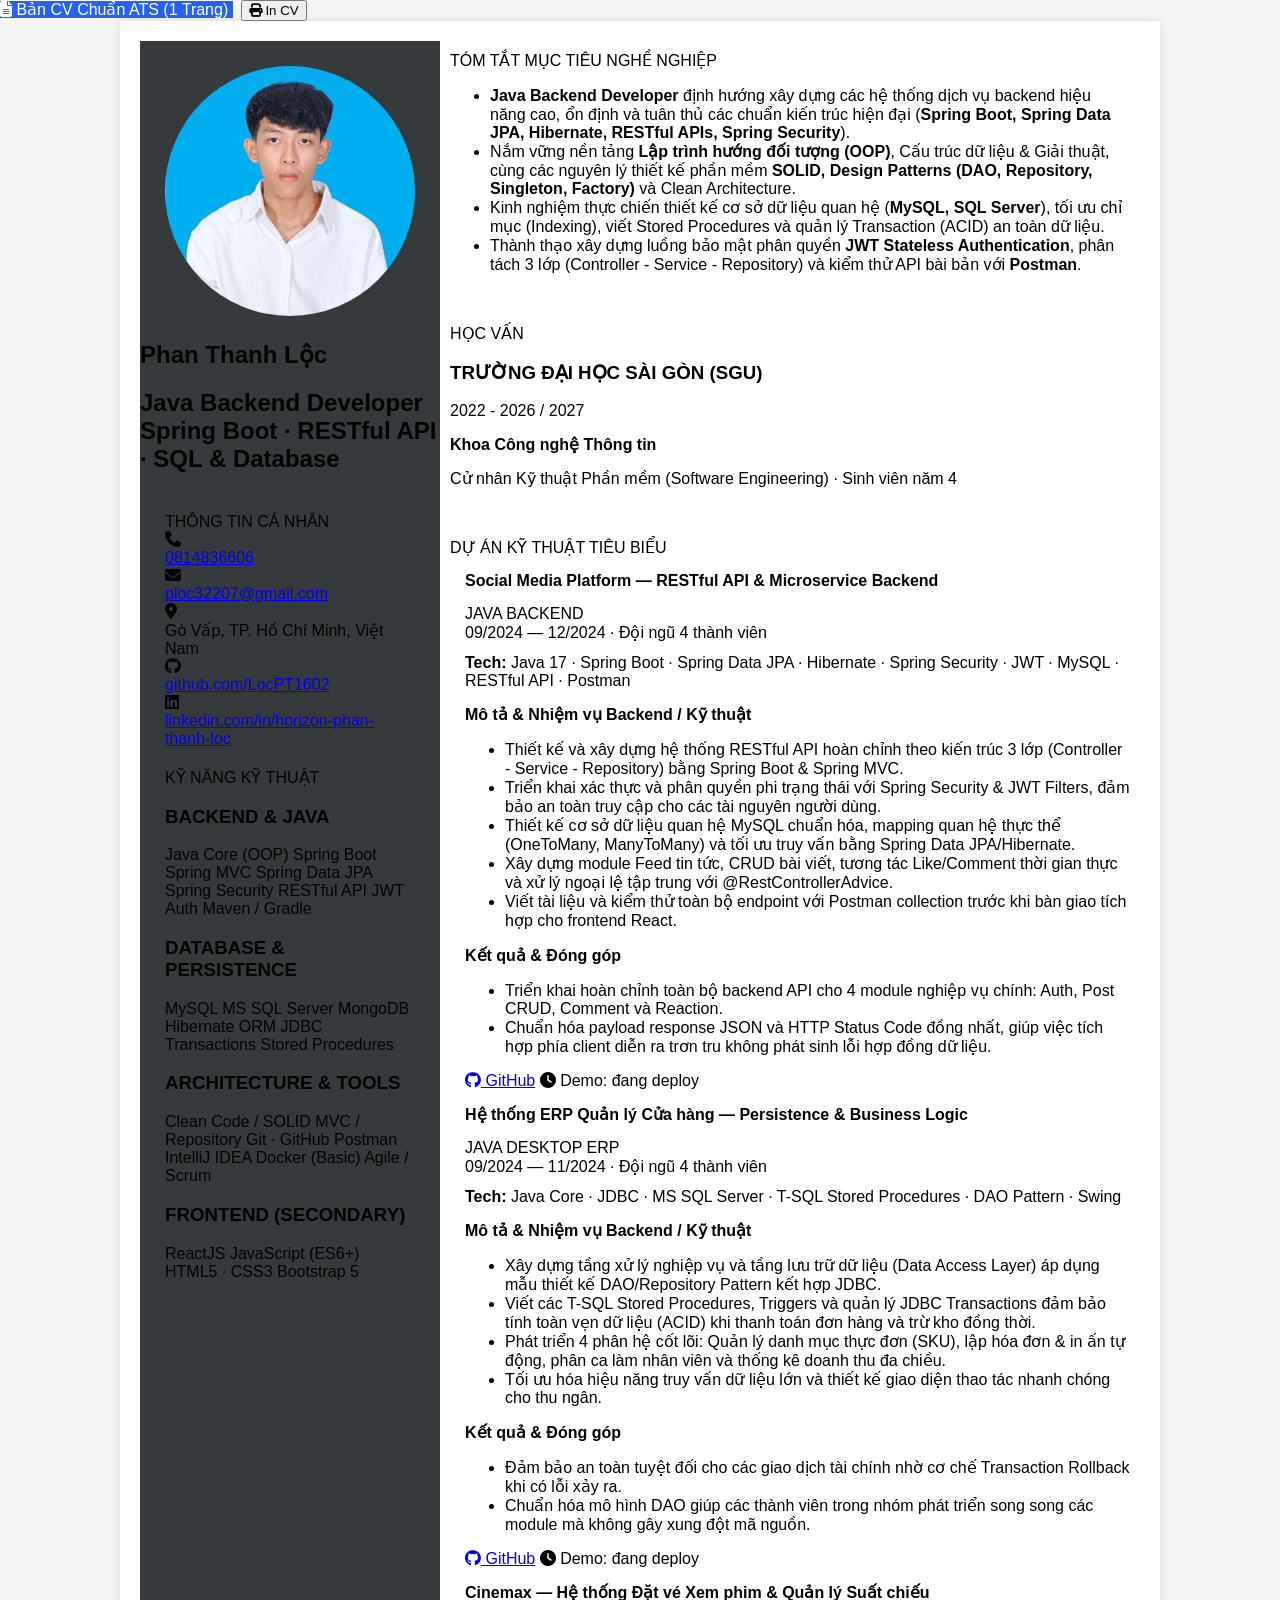
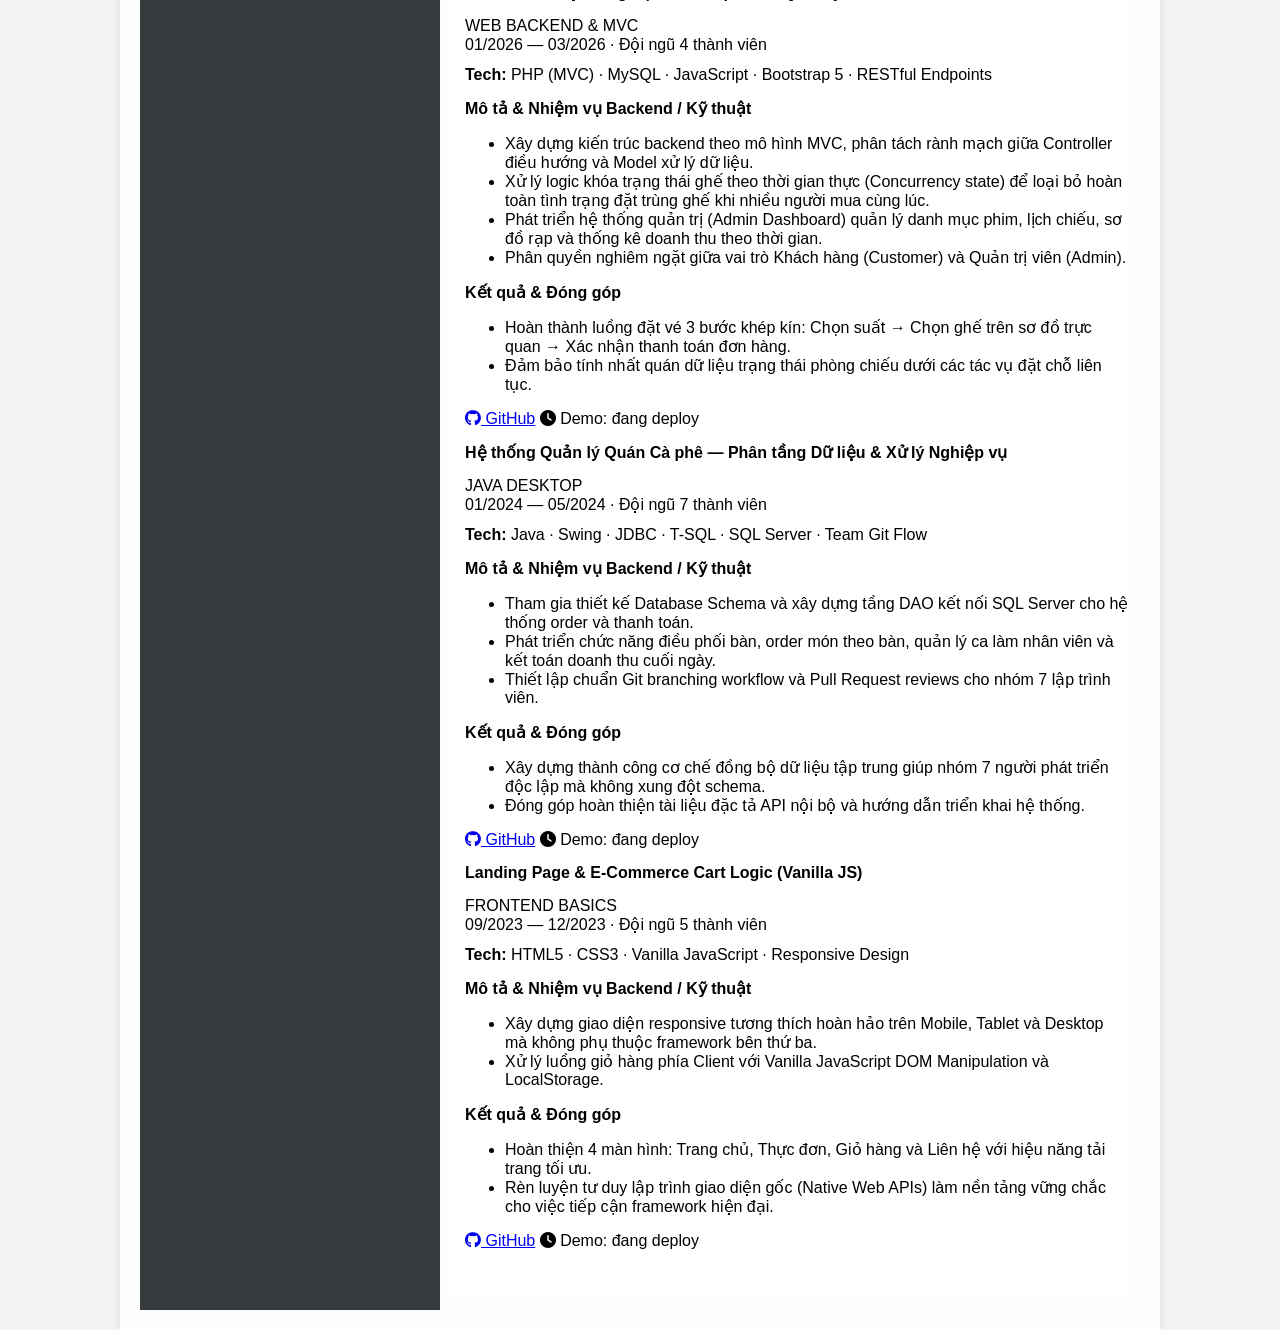
<file: index.html>
<!DOCTYPE html>
<html lang="vi">

<head>
  <meta charset="UTF-8">
  <meta name="viewport" content="width=device-width, initial-scale=1.0">
  <title>Phan Thanh Lộc — Java Backend Developer (Spring Boot · RESTful API · MySQL · Microservices)</title>
  <link rel="stylesheet" href="style.css">
  <link rel="stylesheet" href="asset/fontawesome-free-6.6.0-web/fontawesome-free-6.6.0-web/css/all.css">
  <link rel="preconnect" href="https://fonts.googleapis.com">
  <link rel="preconnect" href="https://fonts.gstatic.com" crossorigin>
  <link
    href="https://fonts.googleapis.com/css2?family=Raleway:wght@600;700;800&family=Inter:wght@300;400;500;600;700&display=swap"
    rel="stylesheet">
</head>

<body>
  <div class="print-bar">
    <a href="cv-ats.html" class="print-btn"
      style="background:#2563eb; color:#fff; text-decoration:none; margin-right:8px;">
      <i class="fa-solid fa-file-lines"></i> Bản CV Chuẩn ATS (1 Trang)
    </a>
    <button class="print-btn" onclick="window.print()">
      <i class="fa-solid fa-print"></i> In CV
    </button>
  </div>
  <div class="container">
    <!-- Sidebar trái -->
    <aside class="left_container">
      <div class="profile-section">
        <div class="picture_person">
          <img src="asset/image/CV_image.png" alt="Ảnh đại diện Phan Thanh Lộc" class="pic_person">
        </div>
        <h1 class="name">Phan Thanh Lộc</h1>
        <h2 class="job-title">Java Backend Developer<br><span class="job-title-stack">Spring Boot · RESTful API · SQL
            &amp; Database</span></h2>
      </div>

      <!-- Thông tin cá nhân -->
      <section class="information_person">
        <div class="section-header">
          <span class="section-title">THÔNG TIN CÁ NHÂN</span>
          <span class="section-line"></span>
        </div>
        <div class="contact-info">
          <div class="contact-item">
            <div class="contact-icon"><i class="fa-solid fa-phone"></i></div>
            <a href="tel:0814836606" class="contact-link">0814836606</a>
          </div>
          <div class="contact-item">
            <div class="contact-icon"><i class="fa-solid fa-envelope"></i></div>
            <a href="mailto:ploc32207@gmail.com" class="contact-link">ploc32207@gmail.com</a>
          </div>
          <div class="contact-item">
            <div class="contact-icon"><i class="fa-solid fa-location-dot"></i></div>
            <span class="contact-text">Gò Vấp, TP. Hồ Chí Minh, Việt Nam</span>
          </div>
          <div class="contact-item">
            <div class="contact-icon"><i class="fa-brands fa-github"></i></div>
            <a href="https://github.com/LocPT1602" target="_blank" class="contact-link">github.com/LocPT1602</a>
          </div>
          <div class="contact-item">
            <div class="contact-icon"><i class="fa-brands fa-linkedin"></i></div>
            <a href="https://www.linkedin.com/in/horizon-phan-thanh-l%E1%BB%99c-26380a32b/" target="_blank"
              class="contact-link">linkedin.com/in/horizon-phan-thanh-loc</a>
          </div>
        </div>
      </section>

      <!-- Kỹ năng -->
      <section class="information_person">
        <div class="section-header">
          <span class="section-title">KỸ NĂNG KỸ THUẬT</span>
          <span class="section-line"></span>
        </div>
        <div class="skills-section">
          <div class="skill-category">
            <h3 class="skill-category-title">BACKEND &amp; JAVA</h3>
            <div class="tools-grid">
              <span class="tool-tag">Java Core (OOP)</span>
              <span class="tool-tag">Spring Boot</span>
              <span class="tool-tag">Spring MVC</span>
              <span class="tool-tag">Spring Data JPA</span>
              <span class="tool-tag">Spring Security</span>
              <span class="tool-tag">RESTful API</span>
              <span class="tool-tag">JWT Auth</span>
              <span class="tool-tag">Maven / Gradle</span>
            </div>
          </div>
          <div class="skill-category">
            <h3 class="skill-category-title">DATABASE &amp; PERSISTENCE</h3>
            <div class="tools-grid">
              <span class="tool-tag">MySQL</span>
              <span class="tool-tag">MS SQL Server</span>
              <span class="tool-tag">MongoDB</span>
              <span class="tool-tag">Hibernate ORM</span>
              <span class="tool-tag">JDBC Transactions</span>
              <span class="tool-tag">Stored Procedures</span>
            </div>
          </div>
          <div class="skill-category">
            <h3 class="skill-category-title">ARCHITECTURE &amp; TOOLS</h3>
            <div class="tools-grid">
              <span class="tool-tag">Clean Code / SOLID</span>
              <span class="tool-tag">MVC / Repository</span>
              <span class="tool-tag">Git · GitHub</span>
              <span class="tool-tag">Postman</span>
              <span class="tool-tag">IntelliJ IDEA</span>
              <span class="tool-tag">Docker (Basic)</span>
              <span class="tool-tag">Agile / Scrum</span>
            </div>
          </div>
          <div class="skill-category">
            <h3 class="skill-category-title">FRONTEND (SECONDARY)</h3>
            <div class="tools-grid">
              <span class="tool-tag">ReactJS</span>
              <span class="tool-tag">JavaScript (ES6+)</span>
              <span class="tool-tag">HTML5 · CSS3</span>
              <span class="tool-tag">Bootstrap 5</span>
            </div>
          </div>
        </div>
      </section>

    </aside>

    <!-- Nội dung chính -->
    <main class="right_container">
      <!-- Tóm tắt (professional summary — định vị Java Backend) -->
      <section class="information_person_right">
        <div class="section-header-right">
          <span class="section-title-right">TÓM TẮT MỤC TIÊU NGHỀ NGHIỆP</span>
          <span class="section-line-right"></span>
        </div>
        <div class="content-box">
          <ul class="summary-list">
            <li><strong>Java Backend Developer</strong> định hướng xây dựng các hệ thống dịch vụ backend hiệu năng cao,
              ổn định và tuân thủ các chuẩn kiến trúc hiện đại (<strong>Spring Boot, Spring Data JPA, Hibernate, RESTful
                APIs, Spring Security</strong>).</li>
            <li>Nắm vững nền tảng <strong>Lập trình hướng đối tượng (OOP)</strong>, Cấu trúc dữ liệu &amp; Giải thuật,
              cùng các nguyên lý thiết kế phần mềm <strong>SOLID, Design Patterns (DAO, Repository, Singleton,
                Factory)</strong> và Clean Architecture.</li>
            <li>Kinh nghiệm thực chiến thiết kế cơ sở dữ liệu quan hệ (<strong>MySQL, SQL Server</strong>), tối ưu chỉ
              mục (Indexing), viết Stored Procedures và quản lý Transaction (ACID) an toàn dữ liệu.</li>
            <li>Thành thạo xây dựng luồng bảo mật phân quyền <strong>JWT Stateless Authentication</strong>, phân tách 3
              lớp (Controller - Service - Repository) và kiểm thử API bài bản với <strong>Postman</strong>.</li>
          </ul>
        </div>
      </section>

      <!-- Deploy / Portfolio -->
      <!-- Học vấn -->
      <section class="information_person_right">
        <div class="section-header-right">
          <span class="section-title-right">HỌC VẤN</span>
          <span class="section-line-right"></span>
        </div>
        <div class="timeline">
          <div class="timeline-item">
            <div class="timeline-marker"></div>
            <div class="timeline-content">
              <div class="timeline-header">
                <h3 class="timeline-title">TRƯỜNG ĐẠI HỌC SÀI GÒN (SGU)</h3>
                <span class="timeline-date">2022 - 2026 / 2027</span>
              </div>
              <h4 class="timeline-subtitle">Khoa Công nghệ Thông tin</h4>
              <p class="timeline-description">Cử nhân Kỹ thuật Phần mềm (Software Engineering) · Sinh viên năm 4</p>
            </div>
          </div>
        </div>
      </section>

      <!-- Dự án -->
      <section class="information_person_right">
        <div class="section-header-right">
          <span class="section-title-right">DỰ ÁN KỸ THUẬT TIÊU BIỂU</span>
          <span class="section-line-right"></span>
        </div>
        <div class="exp_person">
          <div class="projects-container" id="projectsContainer">
            <!-- Dự án sẽ được tự động load từ JavaScript -->
          </div>
        </div>
      </section>
    </main>
  </div>

  <script>
    const projects = [
      {
        fullName: "Social Media Platform — RESTful API & Microservice Backend",
        type: "JAVA BACKEND",
        techLine: "Java 17 · Spring Boot · Spring Data JPA · Hibernate · Spring Security · JWT · MySQL · RESTful API · Postman",
        period: "09/2024 — 12/2024 · Đội ngũ 4 thành viên",
        bullets: [
          "Thiết kế và xây dựng hệ thống RESTful API hoàn chỉnh theo kiến trúc 3 lớp (Controller - Service - Repository) bằng Spring Boot & Spring MVC.",
          "Triển khai xác thực và phân quyền phi trạng thái với Spring Security & JWT Filters, đảm bảo an toàn truy cập cho các tài nguyên người dùng.",
          "Thiết kế cơ sở dữ liệu quan hệ MySQL chuẩn hóa, mapping quan hệ thực thể (OneToMany, ManyToMany) và tối ưu truy vấn bằng Spring Data JPA/Hibernate.",
          "Xây dựng module Feed tin tức, CRUD bài viết, tương tác Like/Comment thời gian thực và xử lý ngoại lệ tập trung với @RestControllerAdvice.",
          "Viết tài liệu và kiểm thử toàn bộ endpoint với Postman collection trước khi bàn giao tích hợp cho frontend React."
        ],
        outcomes: [
          "Triển khai hoàn chỉnh toàn bộ backend API cho 4 module nghiệp vụ chính: Auth, Post CRUD, Comment và Reaction.",
          "Chuẩn hóa payload response JSON và HTTP Status Code đồng nhất, giúp việc tích hợp phía client diễn ra trơn tru không phát sinh lỗi hợp đồng dữ liệu."
        ],
        githubUrl: "https://github.com/Phuociter/Social_Media",
        demoUrl: ""
      },
      {
        fullName: "Hệ thống ERP Quản lý Cửa hàng — Persistence & Business Logic",
        type: "JAVA DESKTOP ERP",
        techLine: "Java Core · JDBC · MS SQL Server · T-SQL Stored Procedures · DAO Pattern · Swing",
        period: "09/2024 — 11/2024 · Đội ngũ 4 thành viên",
        bullets: [
          "Xây dựng tầng xử lý nghiệp vụ và tầng lưu trữ dữ liệu (Data Access Layer) áp dụng mẫu thiết kế DAO/Repository Pattern kết hợp JDBC.",
          "Viết các T-SQL Stored Procedures, Triggers và quản lý JDBC Transactions đảm bảo tính toàn vẹn dữ liệu (ACID) khi thanh toán đơn hàng và trừ kho đồng thời.",
          "Phát triển 4 phân hệ cốt lõi: Quản lý danh mục thực đơn (SKU), lập hóa đơn & in ấn tự động, phân ca làm nhân viên và thống kê doanh thu đa chiều.",
          "Tối ưu hóa hiệu năng truy vấn dữ liệu lớn và thiết kế giao diện thao tác nhanh chóng cho thu ngân."
        ],
        outcomes: [
          "Đảm bảo an toàn tuyệt đối cho các giao dịch tài chính nhờ cơ chế Transaction Rollback khi có lỗi xảy ra.",
          "Chuẩn hóa mô hình DAO giúp các thành viên trong nhóm phát triển song song các module mà không gây xung đột mã nguồn."
        ],
        githubUrl: "https://github.com/Phuociter/QuanLyThucAnNhanh",
        demoUrl: ""
      },
      {
        fullName: "Cinemax — Hệ thống Đặt vé Xem phim & Quản lý Suất chiếu",
        type: "WEB BACKEND & MVC",
        techLine: "PHP (MVC) · MySQL · JavaScript · Bootstrap 5 · RESTful Endpoints",
        period: "01/2026 — 03/2026 · Đội ngũ 4 thành viên",
        bullets: [
          "Xây dựng kiến trúc backend theo mô hình MVC, phân tách rành mạch giữa Controller điều hướng và Model xử lý dữ liệu.",
          "Xử lý logic khóa trạng thái ghế theo thời gian thực (Concurrency state) để loại bỏ hoàn toàn tình trạng đặt trùng ghế khi nhiều người mua cùng lúc.",
          "Phát triển hệ thống quản trị (Admin Dashboard) quản lý danh mục phim, lịch chiếu, sơ đồ rạp và thống kê doanh thu theo thời gian.",
          "Phân quyền nghiêm ngặt giữa vai trò Khách hàng (Customer) và Quản trị viên (Admin)."
        ],
        outcomes: [
          "Hoàn thành luồng đặt vé 3 bước khép kín: Chọn suất &rarr; Chọn ghế trên sơ đồ trực quan &rarr; Xác nhận thanh toán đơn hàng.",
          "Đảm bảo tính nhất quán dữ liệu trạng thái phòng chiếu dưới các tác vụ đặt chỗ liên tục."
        ],
        githubUrl: "https://github.com/phucnguyen0704/Cinemax",
        demoUrl: ""
      },
      {
        fullName: "Hệ thống Quản lý Quán Cà phê — Phân tầng Dữ liệu & Xử lý Nghiệp vụ",
        type: "JAVA DESKTOP",
        techLine: "Java · Swing · JDBC · T-SQL · SQL Server · Team Git Flow",
        period: "01/2024 — 05/2024 · Đội ngũ 7 thành viên",
        bullets: [
          "Tham gia thiết kế Database Schema và xây dựng tầng DAO kết nối SQL Server cho hệ thống order và thanh toán.",
          "Phát triển chức năng điều phối bàn, order món theo bàn, quản lý ca làm nhân viên và kết toán doanh thu cuối ngày.",
          "Thiết lập chuẩn Git branching workflow và Pull Request reviews cho nhóm 7 lập trình viên."
        ],
        outcomes: [
          "Xây dựng thành công cơ chế đồng bộ dữ liệu tập trung giúp nhóm 7 người phát triển độc lập mà không xung đột schema.",
          "Đóng góp hoàn thiện tài liệu đặc tả API nội bộ và hướng dẫn triển khai hệ thống."
        ],
        githubUrl: "https://github.com/sonvuuu28/SGU_java_coffee_shop_management",
        demoUrl: ""
      },
      {
        fullName: "Landing Page & E-Commerce Cart Logic (Vanilla JS)",
        type: "FRONTEND BASICS",
        techLine: "HTML5 · CSS3 · Vanilla JavaScript · Responsive Design",
        period: "09/2023 — 12/2023 · Đội ngũ 5 thành viên",
        bullets: [
          "Xây dựng giao diện responsive tương thích hoàn hảo trên Mobile, Tablet và Desktop mà không phụ thuộc framework bên thứ ba.",
          "Xử lý luồng giỏ hàng phía Client với Vanilla JavaScript DOM Manipulation và LocalStorage."
        ],
        outcomes: [
          "Hoàn thiện 4 màn hình: Trang chủ, Thực đơn, Giỏ hàng và Liên hệ với hiệu năng tải trang tối ưu.",
          "Rèn luyện tư duy lập trình giao diện gốc (Native Web APIs) làm nền tảng vững chắc cho việc tiếp cận framework hiện đại."
        ],
        githubUrl: "https://github.com/LocPT1602/WEBTHUCANNHANH",
        demoUrl: ""
      }
    ];

    function renderProjects() {
      const container = document.getElementById('projectsContainer');
      container.innerHTML = '';

      projects.forEach((project) => {
        const demoBlock = project.demoUrl
          ? `<a href="${project.demoUrl}" target="_blank" rel="noopener" class="demo-link"><i class="fa-solid fa-up-right-from-square"></i> Demo live</a>`
          : `<span class="demo-pending"><i class="fa-solid fa-clock"></i> Demo: đang deploy</span>`;

        const card = document.createElement('div');
        card.className = 'project-card';
        card.innerHTML = `
          <div class="project-header">
            <div class="project-title-row">
              <h4 class="project-name">${project.fullName}</h4>
              <span class="project-type">${project.type}</span>
            </div>
            <div class="project-period">${project.period}</div>
          </div>
          <div class="project-content">
            <p class="project-tech-line"><strong>Tech:</strong> ${project.techLine}</p>
            <div class="project-block">
              <h4 class="project-block-title">Mô tả &amp; Nhiệm vụ Backend / Kỹ thuật</h4>
              <ul class="project-block-list">${project.bullets.map((b) => `<li>${b}</li>`).join('')}</ul>
            </div>
            <div class="project-block project-impact">
              <h4 class="project-block-title">Kết quả &amp; Đóng góp</h4>
              <ul class="project-block-list">${project.outcomes.map((o) => `<li>${o}</li>`).join('')}</ul>
            </div>
            <div class="project-links">
              <a href="${project.githubUrl}" target="_blank" rel="noopener" class="github-link"><i class="fa-brands fa-github"></i> GitHub</a>
              ${demoBlock}
            </div>
          </div>
        `;
        container.appendChild(card);
      });
    }

    document.addEventListener('DOMContentLoaded', renderProjects);
  </script>
</body>

</html>
</file>
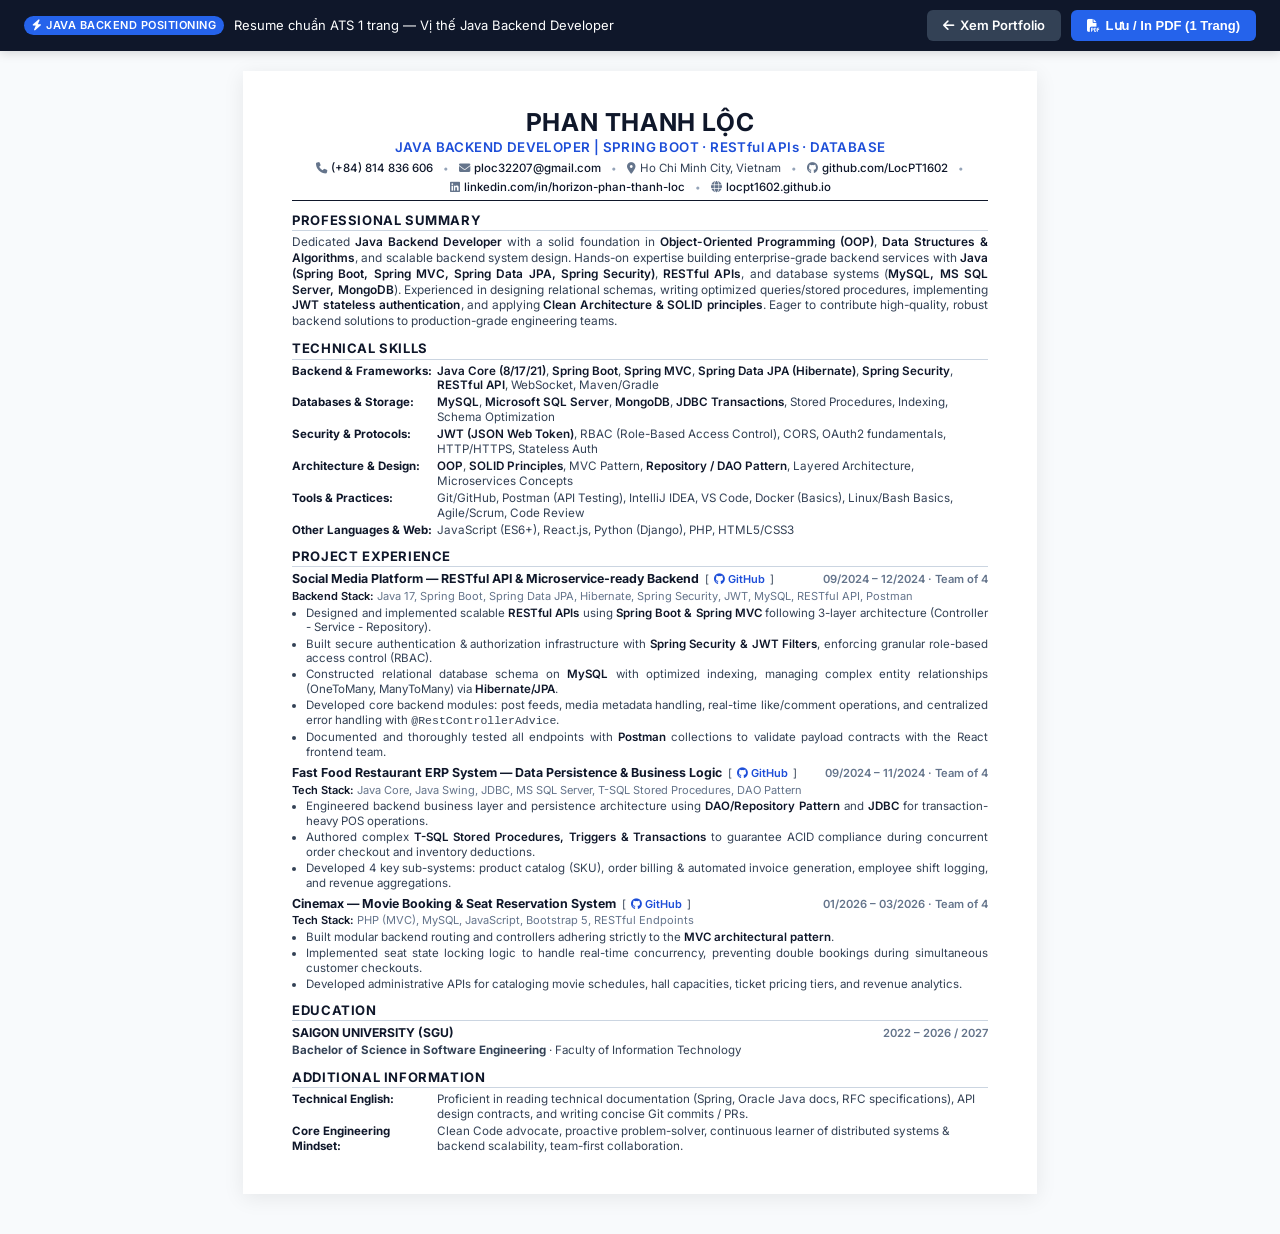
<file: cv-ats.html>
<!DOCTYPE html>
<html lang="en">

<head>
  <meta charset="UTF-8">
  <meta name="viewport" content="width=device-width, initial-scale=1.0">
  <title>Resume_Phan_Thanh_Loc_Java_Backend_Developer</title>
  <link rel="preconnect" href="https://fonts.googleapis.com">
  <link rel="preconnect" href="https://fonts.gstatic.com" crossorigin>
  <link href="https://fonts.googleapis.com/css2?family=Inter:wght@400;500;600;700&display=swap" rel="stylesheet">
  <link rel="stylesheet" href="https://cdnjs.cloudflare.com/ajax/libs/font-awesome/6.5.1/css/all.min.css">
  <style>
    /* ==========================================================================
       RESET & BASE SETUP (1-PAGE ATS FORMAT - JAVA BACKEND DEVELOPER)
       ========================================================================== */
    *, *::before, *::after {
      box-sizing: border-box;
      margin: 0;
      padding: 0;
    }

    :root {
      --font-family: 'Inter', -apple-system, BlinkMacSystemFont, 'Segoe UI', Roboto, Helvetica, Arial, sans-serif;
      --text-main: #0f172a;       /* Slate 900 */
      --text-body: #334155;       /* Slate 700 */
      --text-muted: #64748b;      /* Slate 500 */
      --primary: #0f172a;         /* Slate 900 */
      --accent: #1d4ed8;          /* Blue 700 */
      --border-color: #cbd5e1;    /* Slate 300 */
      --border-subtle: #e2e8f0;   /* Slate 200 */
    }

    body {
      font-family: var(--font-family);
      font-size: 9.15pt;
      line-height: 1.33;
      color: var(--text-body);
      background-color: #f8fafc;
      -webkit-font-smoothing: antialiased;
      -moz-osx-font-smoothing: grayscale;
    }

    /* ==========================================================================
       TOP ACTION BAR
       ========================================================================== */
    .action-bar {
      position: sticky;
      top: 0;
      z-index: 100;
      background: #0f172a;
      color: #fff;
      padding: 10px 24px;
      display: flex;
      justify-content: space-between;
      align-items: center;
      box-shadow: 0 2px 10px rgba(0,0,0,0.15);
    }

    .action-bar-info {
      font-size: 13px;
      display: flex;
      align-items: center;
      gap: 10px;
    }

    .badge-fresher {
      background: #2563eb;
      color: #fff;
      font-size: 11px;
      font-weight: 600;
      padding: 2px 8px;
      border-radius: 9999px;
      text-transform: uppercase;
      letter-spacing: 0.5px;
    }

    .action-buttons {
      display: flex;
      gap: 10px;
    }

    .btn {
      display: inline-flex;
      align-items: center;
      gap: 6px;
      background: #2563eb;
      color: #fff;
      border: none;
      padding: 7px 16px;
      border-radius: 6px;
      font-size: 13px;
      font-weight: 600;
      cursor: pointer;
      text-decoration: none;
      transition: background 0.2s ease;
    }

    .btn:hover {
      background: #1d4ed8;
    }

    .btn-secondary {
      background: #334155;
    }

    .btn-secondary:hover {
      background: #475569;
    }

    /* ==========================================================================
       A4 PAGE CONTAINER - STRICT 1-PAGE (210mm x 297mm)
       ========================================================================== */
    .page-wrapper {
      display: flex;
      justify-content: center;
      padding: 20px 0 40px;
    }

    .cv-page {
      background: #ffffff;
      width: 210mm;
      min-height: 297mm;
      max-height: 297mm;
      padding: 10mm 13mm 9mm 13mm;
      box-shadow: 0 4px 20px rgba(0, 0, 0, 0.08);
      overflow: hidden;
      display: flex;
      flex-direction: column;
      justify-content: space-between;
    }

    /* ==========================================================================
       HEADER: NAME & CONTACT (ATS LINEAR SCAN)
       ========================================================================== */
    header {
      text-align: center;
      margin-bottom: 6px;
      border-bottom: 1.5px solid var(--primary);
      padding-bottom: 5px;
    }

    .candidate-name {
      font-size: 18.5pt;
      font-weight: 700;
      letter-spacing: 0.6px;
      color: var(--primary);
      text-transform: uppercase;
      line-height: 1.1;
      margin-bottom: 3px;
    }

    .candidate-title {
      font-size: 10pt;
      font-weight: 600;
      color: var(--accent);
      margin-bottom: 4px;
      letter-spacing: 0.4px;
    }

    .contact-bar {
      display: flex;
      flex-wrap: wrap;
      justify-content: center;
      align-items: center;
      gap: 4px 10px;
      font-size: 8.6pt;
      color: var(--text-body);
    }

    .contact-item {
      display: inline-flex;
      align-items: center;
      gap: 4px;
      white-space: nowrap;
    }

    .contact-item i {
      color: var(--text-muted);
      font-size: 8.5pt;
    }

    .contact-item a {
      color: var(--text-main);
      text-decoration: none;
      font-weight: 500;
    }

    .contact-item a:hover {
      color: var(--accent);
      text-decoration: underline;
    }

    .contact-separator {
      color: #94a3b8;
      font-size: 7.5pt;
    }

    /* ==========================================================================
       SECTION STYLES
       ========================================================================== */
    section {
      margin-bottom: 5.5px;
    }

    .section-heading {
      font-size: 9.8pt;
      font-weight: 700;
      color: var(--primary);
      text-transform: uppercase;
      letter-spacing: 0.6px;
      border-bottom: 1px solid var(--border-color);
      padding-bottom: 1.5px;
      margin-bottom: 4px;
    }

    /* SUMMARY */
    .summary-text {
      font-size: 8.9pt;
      line-height: 1.33;
      color: var(--text-body);
      text-align: justify;
    }

    .summary-text strong {
      color: var(--text-main);
      font-weight: 600;
    }

    /* TECHNICAL SKILLS */
    .skills-table {
      display: flex;
      flex-direction: column;
      gap: 2px;
      font-size: 8.75pt;
    }

    .skill-row {
      display: grid;
      grid-template-columns: 145px 1fr;
      align-items: baseline;
      line-height: 1.28;
    }

    .skill-label {
      font-weight: 700;
      color: var(--text-main);
      font-size: 8.65pt;
    }

    .skill-values {
      color: var(--text-body);
    }

    .skill-values strong {
      color: var(--text-main);
      font-weight: 600;
    }

    /* PROJECT EXPERIENCE */
    .project-item {
      margin-bottom: 5px;
    }

    .project-item:last-child {
      margin-bottom: 0;
    }

    .project-header-row {
      display: flex;
      justify-content: space-between;
      align-items: baseline;
    }

    .project-title-group {
      display: flex;
      align-items: baseline;
      gap: 6px;
    }

    .project-name {
      font-size: 9.3pt;
      font-weight: 700;
      color: var(--text-main);
    }

    .project-links {
      font-size: 8.2pt;
      display: inline-flex;
      gap: 5px;
    }

    .project-links a {
      color: var(--accent);
      text-decoration: none;
      font-weight: 600;
    }

    .project-links a:hover {
      text-decoration: underline;
    }

    .item-date {
      font-size: 8.4pt;
      font-weight: 600;
      color: var(--text-muted);
      white-space: nowrap;
    }

    .project-tech {
      font-size: 8.3pt;
      color: var(--text-muted);
      margin-top: 1px;
      margin-bottom: 2px;
    }

    .project-tech strong {
      color: var(--text-main);
      font-weight: 600;
    }

    .bullet-list {
      list-style-type: disc;
      margin-left: 14px;
      font-size: 8.65pt;
      line-height: 1.29;
      color: var(--text-body);
    }

    .bullet-list li {
      margin-bottom: 1.2px;
      text-align: justify;
    }

    .bullet-list li:last-child {
      margin-bottom: 0;
    }

    .bullet-list strong {
      color: var(--text-main);
      font-weight: 600;
    }

    /* EDUCATION */
    .edu-item {
      margin-bottom: 1px;
    }

    .edu-header {
      display: flex;
      justify-content: space-between;
      align-items: baseline;
      font-size: 9.1pt;
    }

    .edu-school {
      font-weight: 700;
      color: var(--text-main);
    }

    .edu-major {
      font-size: 8.65pt;
      color: var(--text-body);
      margin-top: 1px;
    }

    /* ==========================================================================
       PRINT STYLES (PDF EXPORT 1 EXACT PAGE)
       ========================================================================== */
    @media print {
      @page {
        size: A4 portrait;
        margin: 8mm 11mm 8mm 11mm;
      }

      body {
        background: #ffffff !important;
        font-size: 9pt;
        color: #000000;
      }

      .action-bar {
        display: none !important;
      }

      .page-wrapper {
        padding: 0 !important;
      }

      .cv-page {
        width: 100% !important;
        min-height: auto !important;
        max-height: 100% !important;
        padding: 0 !important;
        box-shadow: none !important;
        border: none !important;
      }

      a {
        text-decoration: none !important;
        color: inherit !important;
      }

      .candidate-title {
        color: #1e3a8a !important;
      }

      .project-links a {
        color: #1e40af !important;
      }
    }
  </style>
</head>

<body>

  <!-- Top bar preview & actions -->
  <div class="action-bar">
    <div class="action-bar-info">
      <span class="badge-fresher"><i class="fa-solid fa-bolt"></i> Java Backend Positioning</span>
      <span>Resume chuẩn ATS 1 trang — Vị thế Java Backend Developer</span>
    </div>
    <div class="action-buttons">
      <a href="index.html" class="btn btn-secondary"><i class="fa-solid fa-arrow-left"></i> Xem Portfolio</a>
      <button class="btn" onclick="window.print()"><i class="fa-solid fa-file-pdf"></i> Lưu / In PDF (1 Trang)</button>
    </div>
  </div>

  <div class="page-wrapper">
    <main class="cv-page">

      <!-- HEADER: IDENTITY & CONTACT CHUẨN ATS -->
      <header>
        <h1 class="candidate-name">PHAN THANH LỘC</h1>
        <div class="candidate-title">JAVA BACKEND DEVELOPER | SPRING BOOT · RESTful APIs · DATABASE</div>
        <div class="contact-bar">
          <div class="contact-item">
            <i class="fa-solid fa-phone"></i>
            <a href="tel:0814836606">(+84) 814 836 606</a>
          </div>
          <span class="contact-separator">•</span>
          <div class="contact-item">
            <i class="fa-solid fa-envelope"></i>
            <a href="mailto:ploc32207@gmail.com">ploc32207@gmail.com</a>
          </div>
          <span class="contact-separator">•</span>
          <div class="contact-item">
            <i class="fa-solid fa-location-dot"></i>
            <span>Ho Chi Minh City, Vietnam</span>
          </div>
          <span class="contact-separator">•</span>
          <div class="contact-item">
            <i class="fa-brands fa-github"></i>
            <a href="https://github.com/LocPT1602" target="_blank" rel="noopener">github.com/LocPT1602</a>
          </div>
          <span class="contact-separator">•</span>
          <div class="contact-item">
            <i class="fa-brands fa-linkedin"></i>
            <a href="https://www.linkedin.com/in/horizon-phan-thanh-l%E1%BB%99c-26380a32b/" target="_blank" rel="noopener">linkedin.com/in/horizon-phan-thanh-loc</a>
          </div>
          <span class="contact-separator">•</span>
          <div class="contact-item">
            <i class="fa-solid fa-globe"></i>
            <a href="https://locpt1602.github.io" target="_blank" rel="noopener">locpt1602.github.io</a>
          </div>
        </div>
      </header>

      <!-- PROFESSIONAL SUMMARY -->
      <section>
        <h2 class="section-heading">PROFESSIONAL SUMMARY</h2>
        <p class="summary-text">
          Dedicated <strong>Java Backend Developer</strong> with a solid foundation in <strong>Object-Oriented Programming (OOP)</strong>, <strong>Data Structures &amp; Algorithms</strong>, and scalable backend system design. Hands-on expertise building enterprise-grade backend services with <strong>Java (Spring Boot, Spring MVC, Spring Data JPA, Spring Security)</strong>, <strong>RESTful APIs</strong>, and database systems (<strong>MySQL, MS SQL Server, MongoDB</strong>). Experienced in designing relational schemas, writing optimized queries/stored procedures, implementing <strong>JWT stateless authentication</strong>, and applying <strong>Clean Architecture &amp; SOLID principles</strong>. Eager to contribute high-quality, robust backend solutions to production-grade engineering teams.
        </p>
      </section>

      <!-- TECHNICAL SKILLS -->
      <section>
        <h2 class="section-heading">TECHNICAL SKILLS</h2>
        <div class="skills-table">
          <div class="skill-row">
            <span class="skill-label">Backend &amp; Frameworks:</span>
            <span class="skill-values"><strong>Java Core (8/17/21)</strong>, <strong>Spring Boot</strong>, <strong>Spring MVC</strong>, <strong>Spring Data JPA (Hibernate)</strong>, <strong>Spring Security</strong>, <strong>RESTful API</strong>, WebSocket, Maven/Gradle</span>
          </div>
          <div class="skill-row">
            <span class="skill-label">Databases &amp; Storage:</span>
            <span class="skill-values"><strong>MySQL</strong>, <strong>Microsoft SQL Server</strong>, <strong>MongoDB</strong>, <strong>JDBC Transactions</strong>, Stored Procedures, Indexing, Schema Optimization</span>
          </div>
          <div class="skill-row">
            <span class="skill-label">Security &amp; Protocols:</span>
            <span class="skill-values"><strong>JWT (JSON Web Token)</strong>, RBAC (Role-Based Access Control), CORS, OAuth2 fundamentals, HTTP/HTTPS, Stateless Auth</span>
          </div>
          <div class="skill-row">
            <span class="skill-label">Architecture &amp; Design:</span>
            <span class="skill-values"><strong>OOP</strong>, <strong>SOLID Principles</strong>, MVC Pattern, <strong>Repository / DAO Pattern</strong>, Layered Architecture, Microservices Concepts</span>
          </div>
          <div class="skill-row">
            <span class="skill-label">Tools &amp; Practices:</span>
            <span class="skill-values">Git/GitHub, Postman (API Testing), IntelliJ IDEA, VS Code, Docker (Basics), Linux/Bash Basics, Agile/Scrum, Code Review</span>
          </div>
          <div class="skill-row">
            <span class="skill-label">Other Languages &amp; Web:</span>
            <span class="skill-values">JavaScript (ES6+), React.js, Python (Django), PHP, HTML5/CSS3</span>
          </div>
        </div>
      </section>

      <!-- PROJECT EXPERIENCE -->
      <section>
        <h2 class="section-heading">PROJECT EXPERIENCE</h2>

        <!-- PROJECT 1: SOCIAL MEDIA PLATFORM (BACKEND FOCUS) -->
        <div class="project-item">
          <div class="project-header-row">
            <div class="project-title-group">
              <span class="project-name">Social Media Platform — RESTful API &amp; Microservice-ready Backend</span>
              <span class="project-links">
                [<a href="https://github.com/Phuociter/Social_Media" target="_blank" rel="noopener"><i class="fa-brands fa-github"></i> GitHub</a>]
              </span>
            </div>
            <span class="item-date">09/2024 – 12/2024 · Team of 4</span>
          </div>
          <div class="project-tech">
            <strong>Backend Stack:</strong> Java 17, Spring Boot, Spring Data JPA, Hibernate, Spring Security, JWT, MySQL, RESTful API, Postman
          </div>
          <ul class="bullet-list">
            <li>Designed and implemented scalable <strong>RESTful APIs</strong> using <strong>Spring Boot &amp; Spring MVC</strong> following 3-layer architecture (Controller - Service - Repository).</li>
            <li>Built secure authentication &amp; authorization infrastructure with <strong>Spring Security &amp; JWT Filters</strong>, enforcing granular role-based access control (RBAC).</li>
            <li>Constructed relational database schema on <strong>MySQL</strong> with optimized indexing, managing complex entity relationships (OneToMany, ManyToMany) via <strong>Hibernate/JPA</strong>.</li>
            <li>Developed core backend modules: post feeds, media metadata handling, real-time like/comment operations, and centralized error handling with <code>@RestControllerAdvice</code>.</li>
            <li>Documented and thoroughly tested all endpoints with <strong>Postman</strong> collections to validate payload contracts with the React frontend team.</li>
          </ul>
        </div>

        <!-- PROJECT 2: RESTAURANT ERP DESKTOP -->
        <div class="project-item">
          <div class="project-header-row">
            <div class="project-title-group">
              <span class="project-name">Fast Food Restaurant ERP System — Data Persistence &amp; Business Logic</span>
              <span class="project-links">
                [<a href="https://github.com/Phuociter/QuanLyThucAnNhanh" target="_blank" rel="noopener"><i class="fa-brands fa-github"></i> GitHub</a>]
              </span>
            </div>
            <span class="item-date">09/2024 – 11/2024 · Team of 4</span>
          </div>
          <div class="project-tech">
            <strong>Tech Stack:</strong> Java Core, Java Swing, JDBC, MS SQL Server, T-SQL Stored Procedures, DAO Pattern
          </div>
          <ul class="bullet-list">
            <li>Engineered backend business layer and persistence architecture using <strong>DAO/Repository Pattern</strong> and <strong>JDBC</strong> for transaction-heavy POS operations.</li>
            <li>Authored complex <strong>T-SQL Stored Procedures, Triggers &amp; Transactions</strong> to guarantee ACID compliance during concurrent order checkout and inventory deductions.</li>
            <li>Developed 4 key sub-systems: product catalog (SKU), order billing &amp; automated invoice generation, employee shift logging, and revenue aggregations.</li>
          </ul>
        </div>

        <!-- PROJECT 3: CINEMAX -->
        <div class="project-item">
          <div class="project-header-row">
            <div class="project-title-group">
              <span class="project-name">Cinemax — Movie Booking &amp; Seat Reservation System</span>
              <span class="project-links">
                [<a href="https://github.com/phucnguyen0704/Cinemax" target="_blank" rel="noopener"><i class="fa-brands fa-github"></i> GitHub</a>]
              </span>
            </div>
            <span class="item-date">01/2026 – 03/2026 · Team of 4</span>
          </div>
          <div class="project-tech">
            <strong>Tech Stack:</strong> PHP (MVC), MySQL, JavaScript, Bootstrap 5, RESTful Endpoints
          </div>
          <ul class="bullet-list">
            <li>Built modular backend routing and controllers adhering strictly to the <strong>MVC architectural pattern</strong>.</li>
            <li>Implemented seat state locking logic to handle real-time concurrency, preventing double bookings during simultaneous customer checkouts.</li>
            <li>Developed administrative APIs for cataloging movie schedules, hall capacities, ticket pricing tiers, and revenue analytics.</li>
          </ul>
        </div>

      </section>

      <!-- EDUCATION -->
      <section>
        <h2 class="section-heading">EDUCATION</h2>
        <div class="edu-item">
          <div class="edu-header">
            <span class="edu-school">SAIGON UNIVERSITY (SGU)</span>
            <span class="item-date">2022 – 2026 / 2027</span>
          </div>
          <div class="edu-major">
            <strong>Bachelor of Science in Software Engineering</strong> · Faculty of Information Technology
          </div>
        </div>
      </section>

      <!-- ADDITIONAL INFORMATION -->
      <section>
        <h2 class="section-heading">ADDITIONAL INFORMATION</h2>
        <div class="skills-table">
          <div class="skill-row">
            <span class="skill-label">Technical English:</span>
            <span class="skill-values">Proficient in reading technical documentation (Spring, Oracle Java docs, RFC specifications), API design contracts, and writing concise Git commits / PRs.</span>
          </div>
          <div class="skill-row">
            <span class="skill-label">Core Engineering Mindset:</span>
            <span class="skill-values">Clean Code advocate, proactive problem-solver, continuous learner of distributed systems &amp; backend scalability, team-first collaboration.</span>
          </div>
        </div>
      </section>

    </main>
  </div>

</body>
</html>
</file>
<file: style.css>
/* style.css */
body {
  font-family: Arial, sans-serif;
  margin: 0;
  padding: 0;
  background-color: #f4f4f4;
}

.container {
  max-width: 1000px;
  margin: auto;
  background: rgb(253, 253, 253);
  padding: 20px;
  box-shadow: 0 0 10px rgba(0, 0, 0, 0.1);
  display: flex;
}

.left_container {
  width: 300px;
  /* height: 1800px; */
  background-color: #353a3d;
  display: flex;
  flex-direction: column;
  position: relative;
}

.picture_person {
  height: 250px;
  width: 250px;
  margin: 25px;
  background-color: #2e92e2;
  
  border-radius: 50%;
  align-self: center;
  overflow: hidden;
}
.pic_person{
  
  width: 100%;
  height: 100%;
  object-fit: cover;
}
.information_person {
  width: 250px;
  /* height: 100px; */
  margin-left: 25PX;
  margin-top: 20px;
}

.tag {
  display: flex;
  align-items: center;
  /* Canh giữa theo chiều dọc */
  font-family: Arial, sans-serif;
  font-size: 16px;
  margin-left: 10px;
  margin-bottom: 10px;
  font-weight: bold;
  color: #2e92e2;
  text-transform: uppercase;

}

.title-text {
  padding-right: 10px;
  /* Khoảng cách giữa chữ và đường kẻ */

}

.tag .line {
  flex-grow: 1;
  /* Để đường kẻ giãn ra hết phần còn lại */
  height: 2px;
  background-color: #2e92e2;
  /* Cùng màu với chữ */
}

.pic_perrson {
  margin: 10px;
  position: absolute;
}

.infor {
  color: #2e92e2;
  margin-top: 20px;
  margin-left: 25px;

}

.infor_detail {
  margin-top: 5px;
  color: #2e92e2;
  display: flex;
  align-items: center;
}
.icon{
  margin: 5px;
  width: 18px;
}
.exp{
  margin-top: 10px;
  color:white;
  margin-left: 10px;
}
.exp_person{
  margin-left: 15px;
}
.information_person_right{
  margin-bottom: 50px;
  height: fit-content;
}
.right_container {
  width: 900px;
  /* height: 1000px; */
  background: hsl(0, 0%, 100%);
  margin: 10px 10px;
}
.job_time {
  display: flex;
  justify-content: space-between;
  height: 35px;
  align-items: center;
}
.table_project{
  display: flex;
  flex-direction: column;
}
.tbl{
  border-left: 2px solid #2e92e2;
  margin-top: 20px;
  margin-left: 20px;
  position: relative;
}
.circle {
  width: 10px;
  height: 10px;
  background-color: #2e92e2; /* Màu của chấm tròn */
  border-radius: 50%;
  position: absolute;
  top: 0;
  left: -5.5px; /* Để chấm tròn căn giữa thanh dọc */
}
p{
  margin: 12px 0px;
}
h4{
  margin:15px 0px;
}
/* CSS cho màn hình di động */
@media screen and (max-width: 600px) {
    .container {
        flex-direction: column;
        padding: 10px;
    }

    .left_container, .right_container {
        width: 100%; /* Cả hai khối sẽ chiếm toàn bộ chiều rộng */
        margin: 0;
    }

    .left_container {
        padding: 15px;
        align-items: center;
    }

    .picture_person {
        height: 200px;
        width: 200px;
        margin: 10px auto;
    }

    .infor, .infor_detail, .tag, .exp {
        margin-left: 10px;
        text-align: center;
    }

    .icon {
        justify-content: center;
    }

    .right_container {
        margin-top: 20px;
        padding: 10px;
    }

    h1, h3 {
        font-size:15px;;
    }

    .job_time {
        flex-direction: row;
        align-items: flex-start;
    }
  }
</file>
